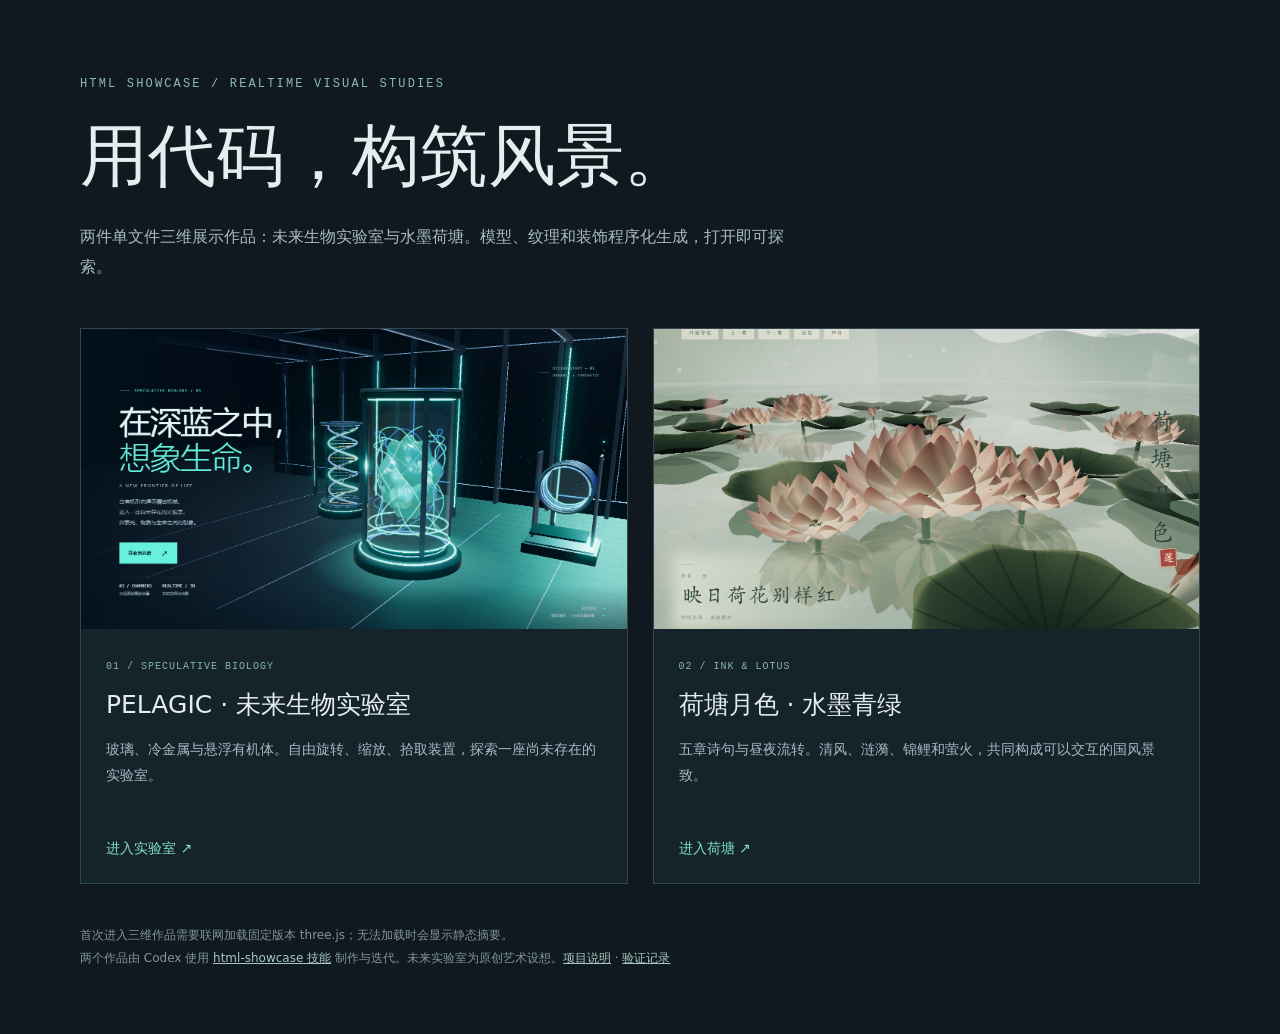
<file: index.html>
<!doctype html><html lang="zh-CN"><head><meta charset="utf-8"><meta name="viewport" content="width=device-width,initial-scale=1"><title>HTML Showcase · 三维展示作品</title><style>*{box-sizing:border-box}body{margin:0;background:#10191f;color:#e5edef;font-family:system-ui,"Microsoft YaHei",sans-serif}main{max-width:1180px;padding:65px 30px;margin:auto}.eyebrow{font:12px Consolas,monospace;letter-spacing:.18em;color:#8dbbb1}h1{font-weight:500;font-size:clamp(36px,6vw,68px);margin:20px 0}header p{max-width:720px;color:#a8bac3;font-size:16px;line-height:1.9}.grid{display:grid;grid-template-columns:1fr 1fr;gap:25px;margin-top:45px}.card{border:1px solid #35464e;background:#15232b;overflow:hidden;text-decoration:none;color:inherit;transition:border-color .2s,transform .2s}.card:hover{border-color:#67dbc1;transform:translateY(-3px)}.card img{width:100%;height:300px;object-fit:cover;display:block}.card .body{padding:25px}.tag{font:10px Consolas,monospace;letter-spacing:.1em;color:#87b6a9}h2{font-weight:500;font-size:25px;margin:15px 0}.body p{color:#a8bac3;font-size:14px;line-height:1.9;min-height:80px}.entry{display:block;color:#80e1c5;font-size:14px;margin-top:24px}footer{margin-top:40px;color:#81959d;font-size:12px;line-height:1.9}footer a{color:#a9c7c0}:focus-visible{outline:3px solid #67dbc1;outline-offset:5px}@media(max-width:700px){main{padding:35px 20px}.grid{grid-template-columns:1fr}.card img{height:240px}.body p{min-height:0}}@media(prefers-reduced-motion:reduce){.card{transition:none}}</style></head><body><main><header><p class="eyebrow">HTML SHOWCASE / REALTIME VISUAL STUDIES</p><h1>用代码，构筑风景。</h1><p>两件单文件三维展示作品：未来生物实验室与水墨荷塘。模型、纹理和装饰程序化生成，打开即可探索。</p></header><div class="grid"><a class="card" href="projects/pelagic-lab/index.html"><img src="assets/previews/pelagic-desktop.png" alt="深海蓝与青色辉光的实验室，中央为玻璃培养舱"><div class="body"><span class="tag">01 / SPECULATIVE BIOLOGY</span><h2>PELAGIC · 未来生物实验室</h2><p>玻璃、冷金属与悬浮有机体。自由旋转、缩放、拾取装置，探索一座尚未存在的实验室。</p><span class="entry">进入实验室 ↗</span></div></a><a class="card" href="projects/lotus-pond/index.html"><img src="assets/previews/lotus-day.png" alt="水墨青绿荷塘，荷花、荷叶与倒影交叠"><div class="body"><span class="tag">02 / INK & LOTUS</span><h2>荷塘月色 · 水墨青绿</h2><p>五章诗句与昼夜流转。清风、涟漪、锦鲤和萤火，共同构成可以交互的国风景致。</p><span class="entry">进入荷塘 ↗</span></div></a></div><footer>首次进入三维作品需要联网加载固定版本 three.js；无法加载时会显示静态摘要。<br>两个作品由 Codex 使用 <a href="skills/html-showcase/SKILL.md">html-showcase 技能</a> 制作与迭代。未来实验室为原创艺术设想。<a href="README.md">项目说明</a> · <a href="docs/validation.md">验证记录</a></footer></main></body></html>
</file>
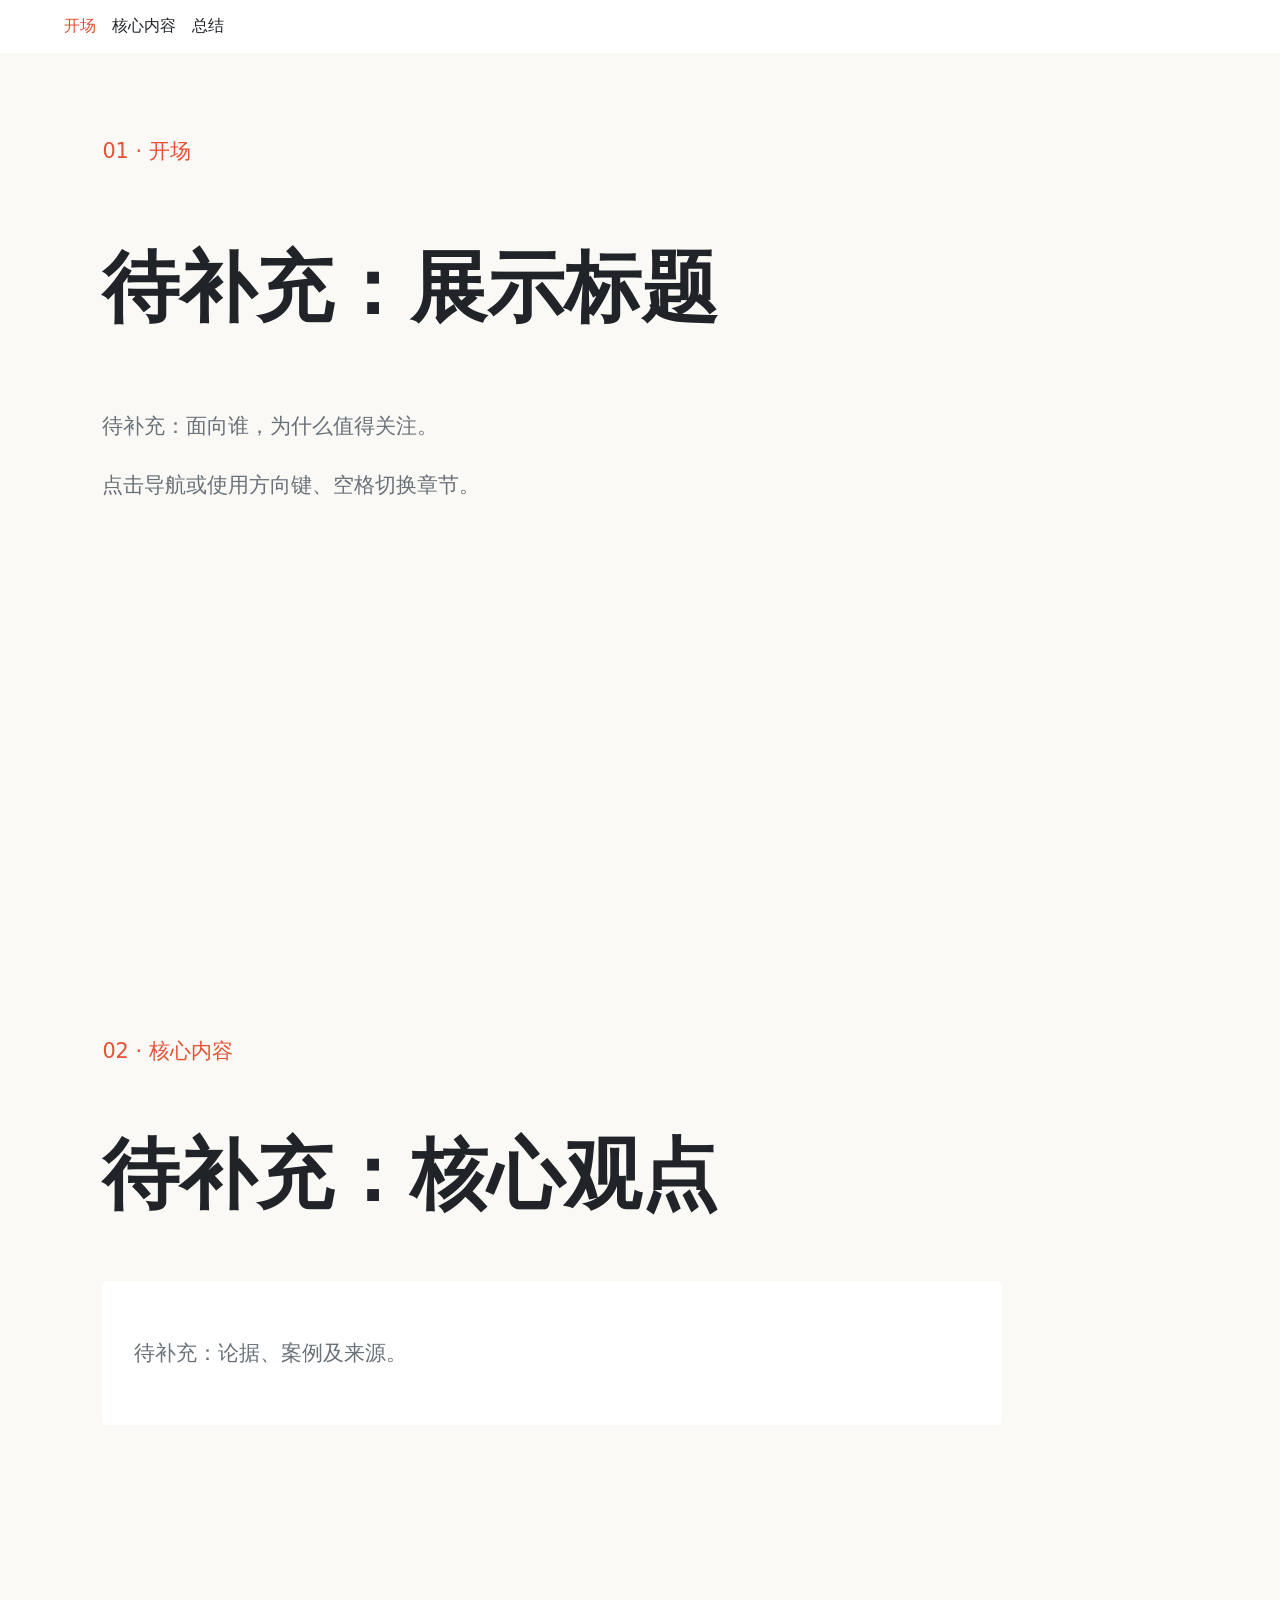
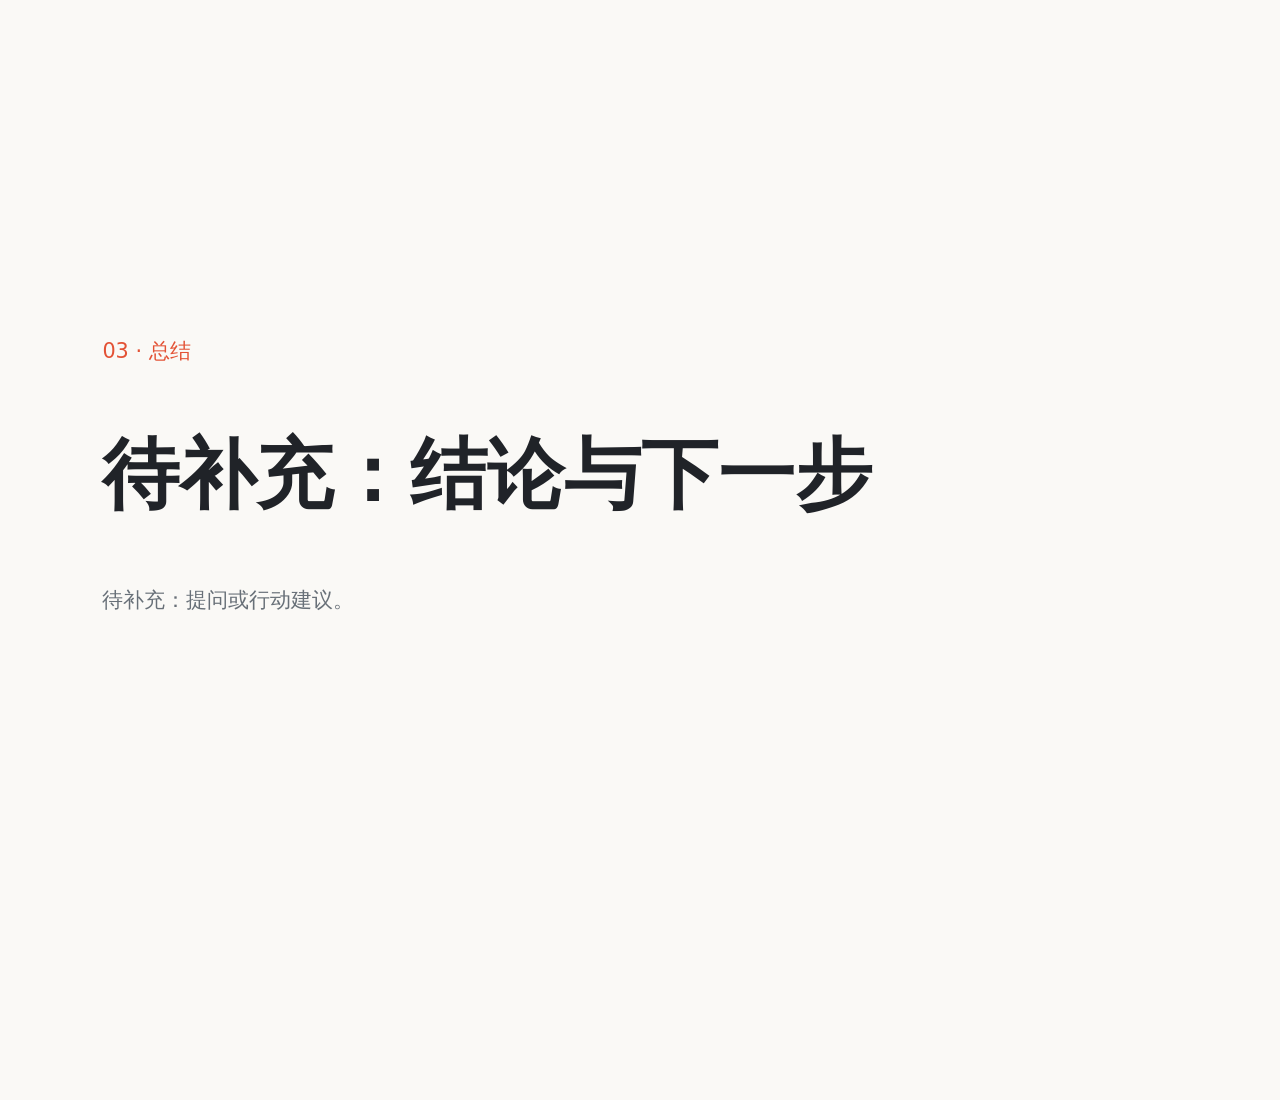
<file: skills/html-showcase/templates/t1.html>
<!doctype html>
<html lang="zh-CN" data-style="minimal"><head><meta charset="utf-8"><meta name="viewport" content="width=device-width,initial-scale=1"><title>待补充：展示标题</title><link rel="stylesheet" href="../styles/presets.css">
<style>
*{box-sizing:border-box}html{scroll-snap-type:y proximity}body{margin:0;background:var(--bg);background-image:var(--texture);color:var(--text);font-family:var(--font-body)}h1,h2{font-family:var(--font-display);font-size:clamp(2.3rem,6vw,5rem);line-height:1.1}p,li{font-size:clamp(1rem,2vw,1.3rem);line-height:1.8;color:var(--muted)}nav{position:fixed;top:0;left:0;right:0;display:flex;flex-wrap:wrap;gap:1rem;padding:1rem 5vw;background:var(--surface);z-index:10}a{color:var(--text);text-decoration:none}a:hover,a[aria-current]{color:var(--accent)}a:focus-visible{outline:3px solid var(--accent);outline-offset:5px}section{min-height:100svh;padding:7rem 8vw 4rem;scroll-snap-align:start}article{max-width:900px;animation:enter .65s ease both}.eyebrow{color:var(--accent)}.card{padding:2rem;background:var(--surface);border-radius:var(--radius);box-shadow:var(--glow)}[data-style="chinese"] .eyebrow::after{content:'印';display:inline-block;margin-left:1rem;border:2px solid var(--accent);padding:.2rem;color:var(--accent)}@keyframes enter{from{opacity:0;transform:translateY(18px)}to{opacity:1;transform:none}}@media(prefers-reduced-motion:reduce){*{animation:none!important}}
</style></head><body data-tier="T1"><nav aria-label="章节导航"><a data-nav href="#intro">开场</a><a data-nav href="#core">核心内容</a><a data-nav href="#end">总结</a></nav><main>
<!-- 替换所有待补充文字；不虚构事实或数据。 -->
<section id="intro" data-chapter><article><p class="eyebrow">01 · 开场</p><h1>待补充：展示标题</h1><p>待补充：面向谁，为什么值得关注。</p><p>点击导航或使用方向键、空格切换章节。</p></article></section>
<section id="core" data-chapter><article><p class="eyebrow">02 · 核心内容</p><h2>待补充：核心观点</h2><div class="card"><p>待补充：论据、案例及来源。</p></div></article></section>
<section id="end" data-chapter><article><p class="eyebrow">03 · 总结</p><h2>待补充：结论与下一步</h2><p>待补充：提问或行动建议。</p></article></section></main><script src="../js/nav.js"></script></body></html>
</file>
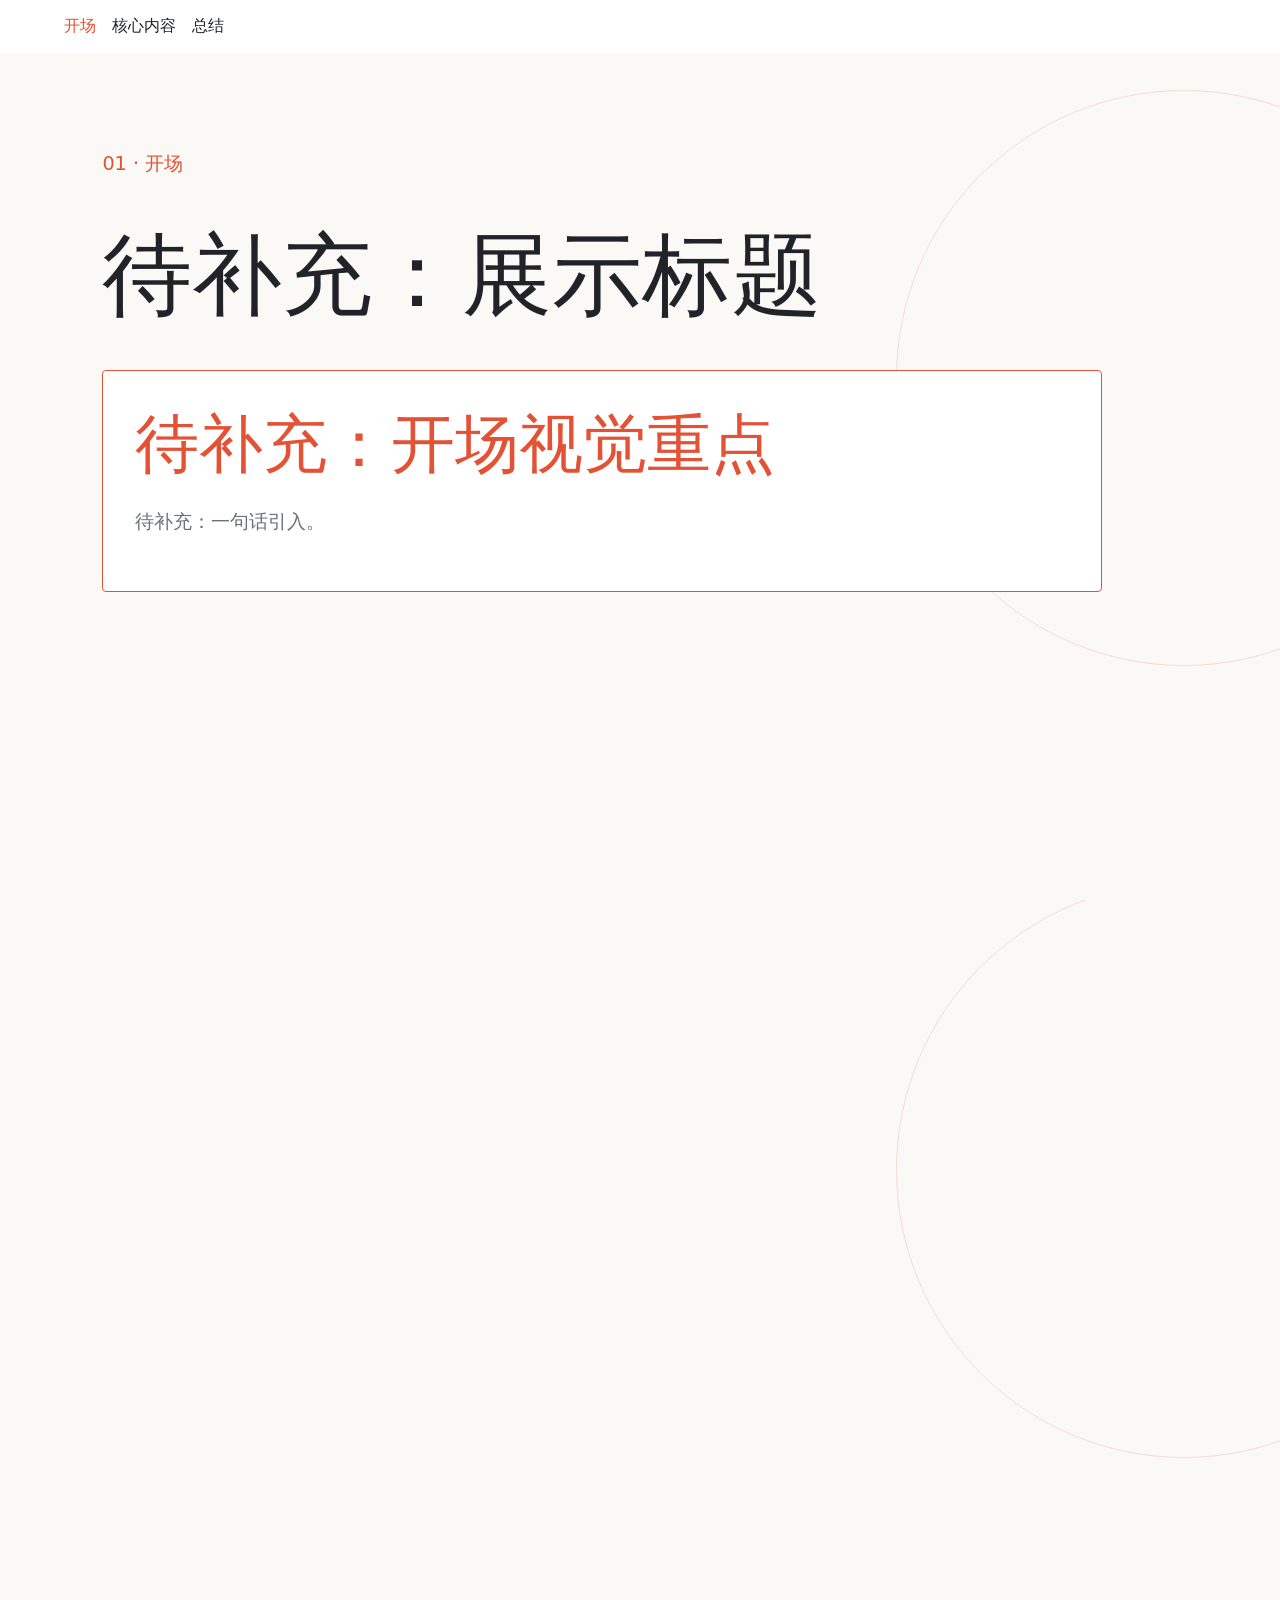
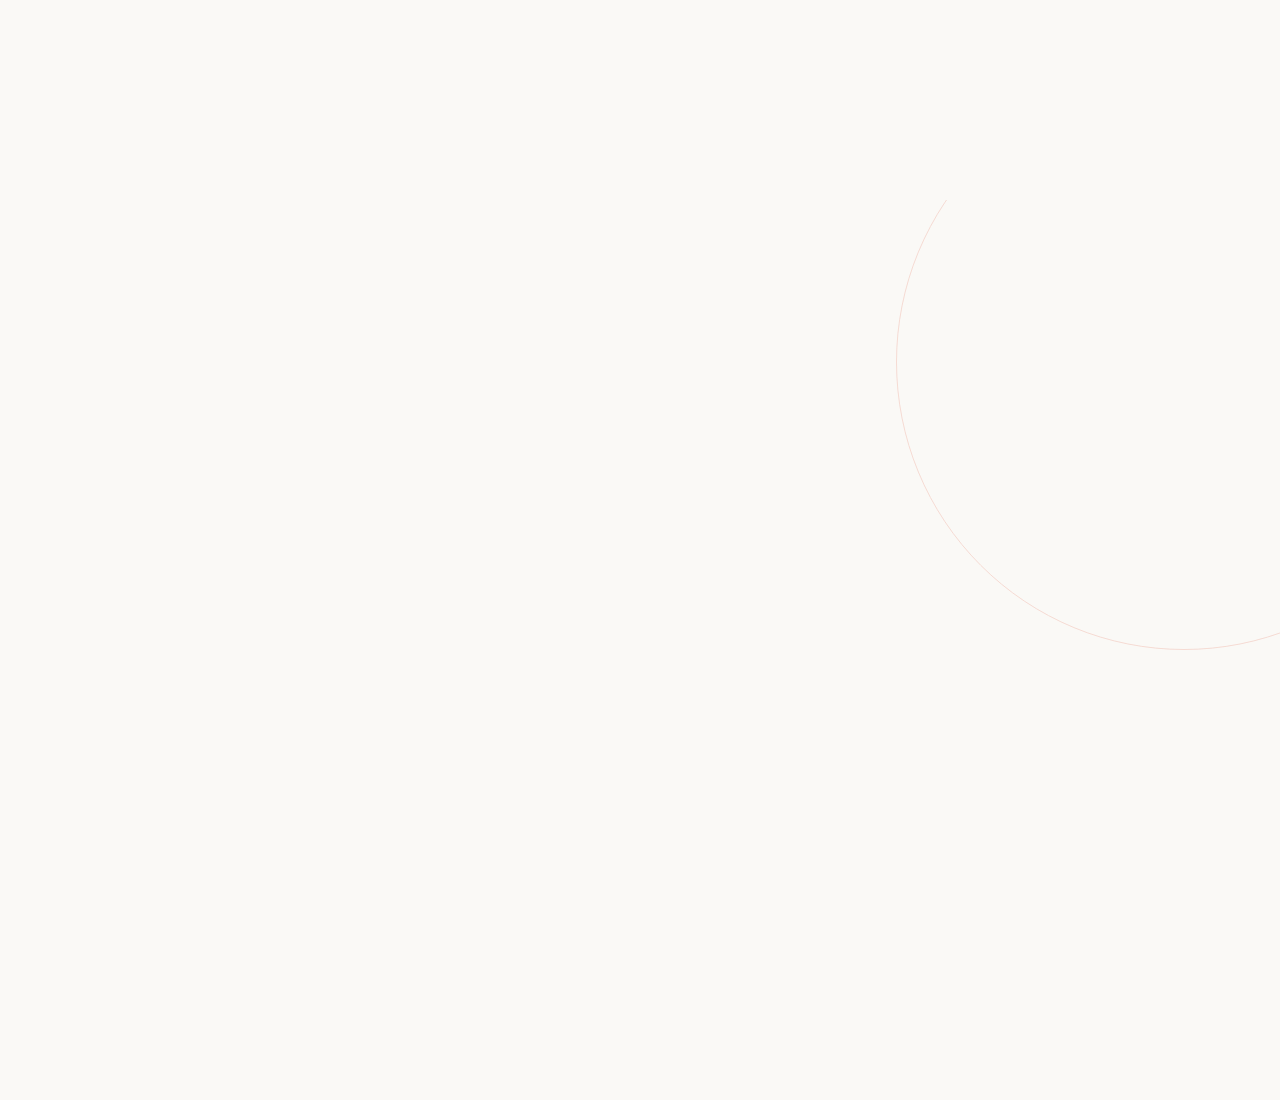
<file: skills/html-showcase/templates/t2.html>
<!doctype html>
<html lang="zh-CN" data-style="minimal"><head><meta charset="utf-8"><meta name="viewport" content="width=device-width,initial-scale=1"><title>待补充：展示标题</title><link rel="stylesheet" href="../styles/presets.css"><style>
*{box-sizing:border-box}html{scroll-behavior:smooth}body{margin:0;background:var(--bg);background-image:var(--texture);color:var(--text);font-family:var(--font-body)}nav{position:fixed;inset:0 0 auto;z-index:10;display:flex;flex-wrap:wrap;gap:1rem;padding:1rem 5vw;background:var(--surface)}a{color:var(--text);text-decoration:none}a:hover,a[aria-current]{color:var(--accent)}a,button,.card{transition:transform .25s,box-shadow .25s}button{padding:.8rem 1.4rem;border:1px solid var(--accent);border-radius:var(--radius);background:var(--surface);color:var(--text);cursor:pointer}button:hover,.card:hover{transform:translateY(-5px);box-shadow:var(--glow)}:focus-visible{outline:3px solid var(--accent);outline-offset:4px}#progress{position:fixed;top:0;left:0;height:4px;width:100%;transform:scaleX(0);transform-origin:left;background:var(--accent);z-index:20}section{position:relative;isolation:isolate;min-height:100svh;padding:8rem 8vw 5rem;overflow:hidden}article{max-width:1000px}.js-reveal article{opacity:0;transform:translateY(45px);transition:opacity .8s,transform .8s}.js-reveal section.visible article{opacity:1;transform:none}h1,h2{font:clamp(2.6rem,7vw,6rem)/1.1 var(--font-display);margin:.5em 0}p{color:var(--muted);font-size:1.2rem;line-height:1.8}.eyebrow{color:var(--accent)}.hero{position:relative;padding:2rem;border:1px solid var(--accent);border-radius:var(--radius);background:var(--surface);box-shadow:var(--glow)}.hero strong{display:block;font:clamp(2rem,5vw,4rem)/1.3 var(--font-display);color:var(--accent)}.parallax{position:absolute;z-index:-1;width:45vw;height:45vw;right:-15vw;top:10vh;border:1px solid var(--accent);border-radius:50%;opacity:.18;will-change:transform}.card{padding:1.5rem;border-radius:var(--radius);background:var(--surface);margin-top:1rem}[data-style="chinese"] .eyebrow::after{content:'印';border:2px solid var(--accent);margin-left:1rem;padding:.2rem}@media(prefers-reduced-motion:reduce){html{scroll-behavior:auto}*{transition:none!important}.js-reveal article{opacity:1;transform:none}.parallax{transform:none!important}}
</style></head><body data-tier="T2"><div id="progress" role="progressbar" aria-label="阅读进度" aria-valuemin="0" aria-valuemax="100" aria-valuenow="0"></div><nav aria-label="章节导航"><a data-nav href="#intro">开场</a><a data-nav href="#core">核心内容</a><a data-nav href="#end">总结</a></nav><main>
<!-- 每个章节保留一个视觉重点；事实与数值必须由用户提供。 -->
<section id="intro" data-chapter><div class="parallax" aria-hidden="true"></div><article><p class="eyebrow">01 · 开场</p><h1>待补充：展示标题</h1><div class="hero"><strong>待补充：开场视觉重点</strong><p>待补充：一句话引入。</p></div></article></section>
<section id="core" data-chapter><div class="parallax" aria-hidden="true"></div><article><p class="eyebrow">02 · 核心内容</p><h2>待补充：核心观点</h2><div class="hero"><strong>待补充：关键证据</strong><p>待补充：数据来源或案例。</p></div><details class="card"><summary>展开补充材料</summary><p>待补充：支撑材料。</p></details></article></section>
<section id="end" data-chapter><div class="parallax" aria-hidden="true"></div><article><p class="eyebrow">03 · 总结</p><h2>待补充：结论</h2><div class="hero"><strong>待补充：带走的一个观点</strong><p>待补充：下一步。</p><button type="button" onclick="document.querySelector('[data-nav]').click()">回到开场</button></div></article></section></main><script src="../js/nav.js"></script><script>
/* 滚动叙事与视差不引入额外动画库。 */
(() => {const sections=[...document.querySelectorAll('[data-chapter]')];if('IntersectionObserver' in window){document.body.classList.add('js-reveal');const observer=new IntersectionObserver(entries=>entries.forEach(entry=>entry.target.classList.toggle('visible',entry.isIntersecting)),{threshold:.15});sections.forEach(section=>observer.observe(section));}let pending=false;function update(){pending=false;const max=document.documentElement.scrollHeight-innerHeight;const progress=max>0?Math.min(1,Math.max(0,scrollY/max)):1;const bar=document.getElementById('progress');bar.style.transform=`scaleX(${progress})`;bar.setAttribute('aria-valuenow',Math.round(progress*100));if(!matchMedia('(prefers-reduced-motion: reduce)').matches)sections.forEach(section=>section.querySelector('.parallax').style.transform=`translateY(${-section.getBoundingClientRect().top*.12}px)`);}addEventListener('scroll',()=>{if(!pending){pending=true;requestAnimationFrame(update);}},{passive:true});addEventListener('resize',update);update();})();
</script></body></html>
</file>
<file: skills/html-showcase/styles/presets.css>
/* 七套预设仅控制配色、字体与质感，不改变技术等级。 */
:root,[data-style="minimal"]{--bg:#faf9f6;--surface:#fff;--accent:#e35235;--text:#202328;--muted:#687078;--font-display:Georgia,"Songti SC",serif;--font-body:system-ui,"Microsoft YaHei",sans-serif;--texture:none;--radius:4px;--glow:none}
[data-style="tech"]{--bg:#071629;--surface:#10263e;--accent:#46d9ef;--text:#edfaff;--muted:#a0b5c6;--font-display:system-ui,sans-serif;--font-body:system-ui,"Microsoft YaHei",sans-serif;--texture:radial-gradient(ellipse at 80% 20%,#153e5a66,transparent 65%);--radius:12px;--glow:0 0 28px #46d9ef33}
[data-style="chinese"]{--bg:#f3eddf;--surface:#faf5e9;--accent:#b53629;--text:#242521;--muted:#68665d;--font-display:"STKaiti","KaiTi",serif;--font-body:"Songti SC","SimSun",serif;--texture:radial-gradient(ellipse at 90% 10%,#292c2633,transparent 45%),repeating-linear-gradient(12deg,#96886a08 0 1px,transparent 1px 5px);--radius:2px;--glow:none}
[data-style="cyberpunk"]{--bg:#08080f;--surface:#171325;--accent:#ff49d5;--text:#f6f0ff;--muted:#b9aec9;--font-display:"Consolas",monospace;--font-body:system-ui,"Microsoft YaHei",sans-serif;--texture:repeating-radial-gradient(circle at 13% 27%,#00ffff12 0 1px,transparent 1px 3px);--radius:0px;--glow:3px 3px 0 #31e6ec}
[data-style="illustration"]{--bg:#fff0df;--surface:#fff9f0;--accent:#9e483c;--text:#403333;--muted:#78625c;--font-display:system-ui,sans-serif;--font-body:system-ui,"Microsoft YaHei",sans-serif;--texture:radial-gradient(circle at 85% 15%,#b7d8ce66,transparent 45%);--radius:28px;--glow:none}
[data-style="dark"]{--bg:#111214;--surface:#1d1e22;--accent:#d8bd89;--text:#f1ede5;--muted:#aba79e;--font-display:Georgia,"Songti SC",serif;--font-body:system-ui,"Microsoft YaHei",sans-serif;--texture:linear-gradient(135deg,#d8bd8908,transparent);--radius:8px;--glow:0 0 30px #d8bd8914}
[data-style="academic"]{--bg:#f8f7f3;--surface:#fff;--accent:#203f67;--text:#202933;--muted:#607080;--font-display:Georgia,"SimSun",serif;--font-body:system-ui,"Microsoft YaHei",sans-serif;--texture:none;--radius:3px;--glow:none}
</file>
